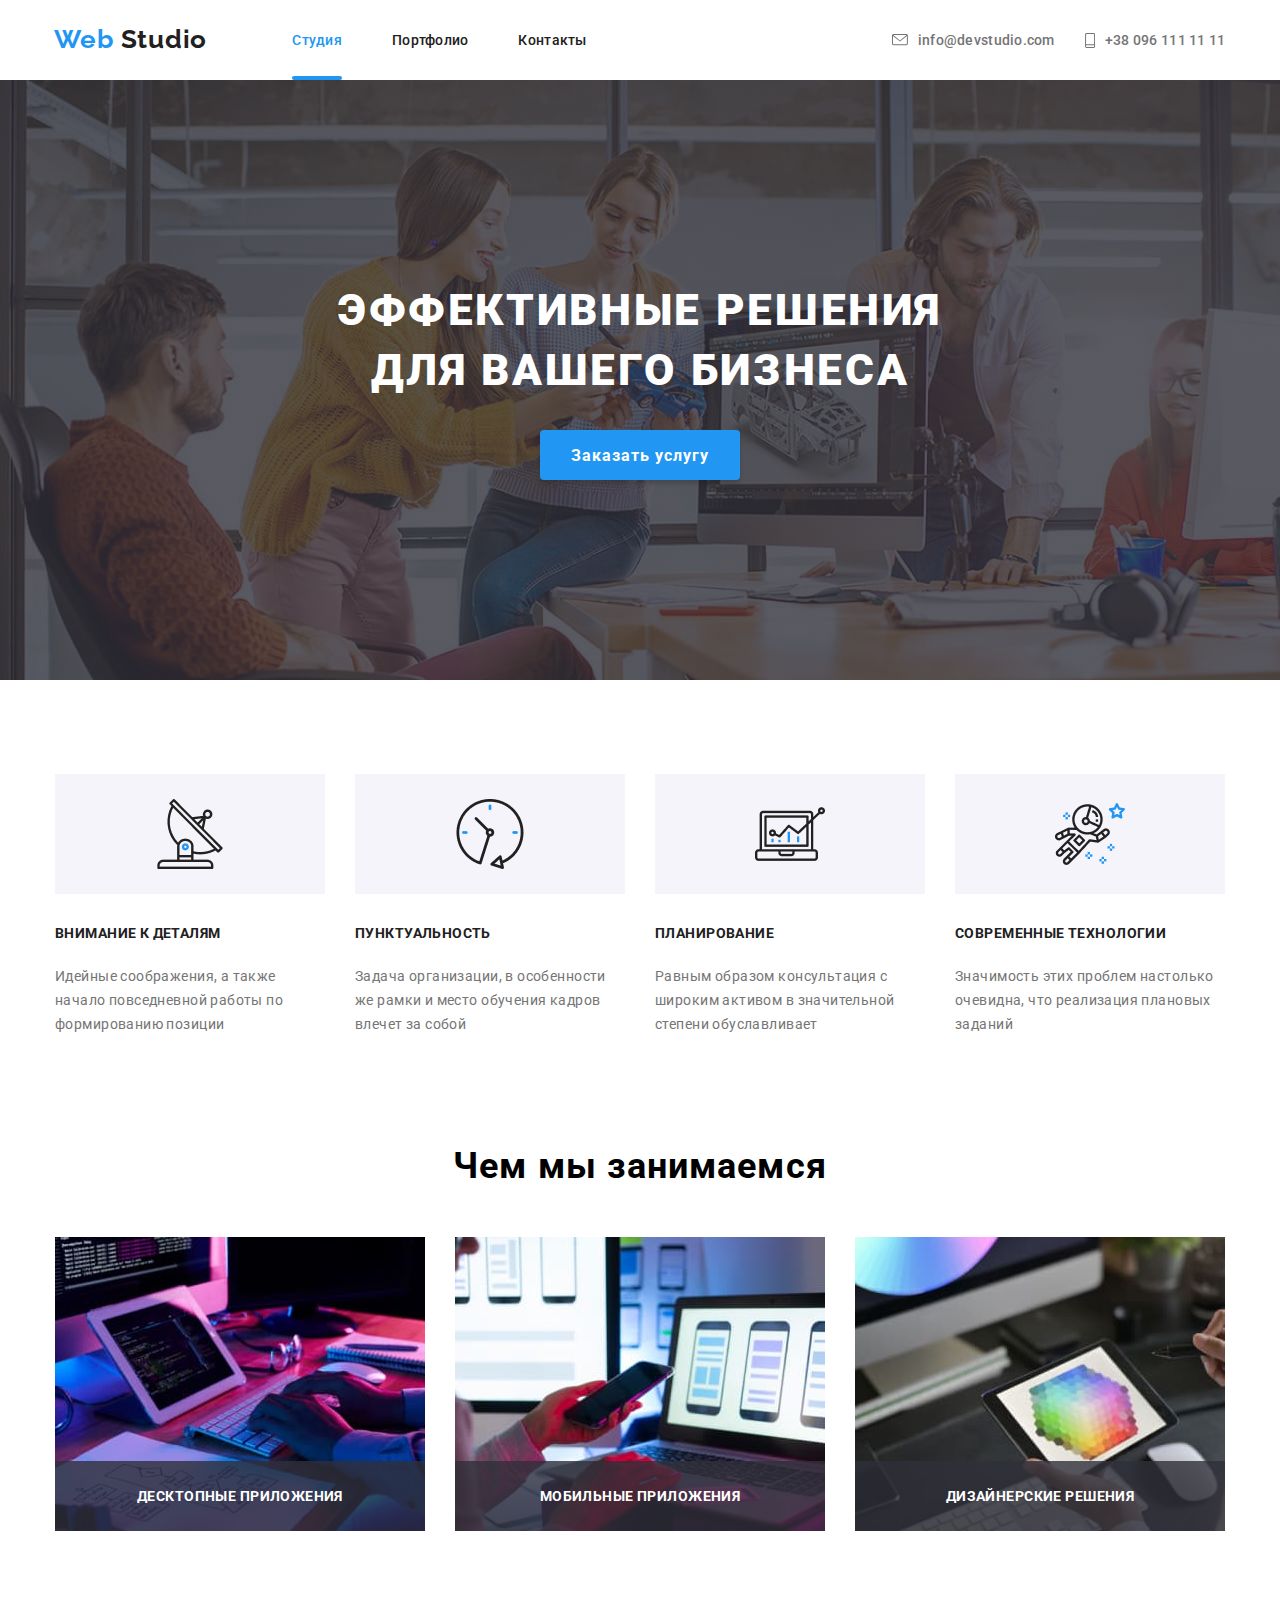
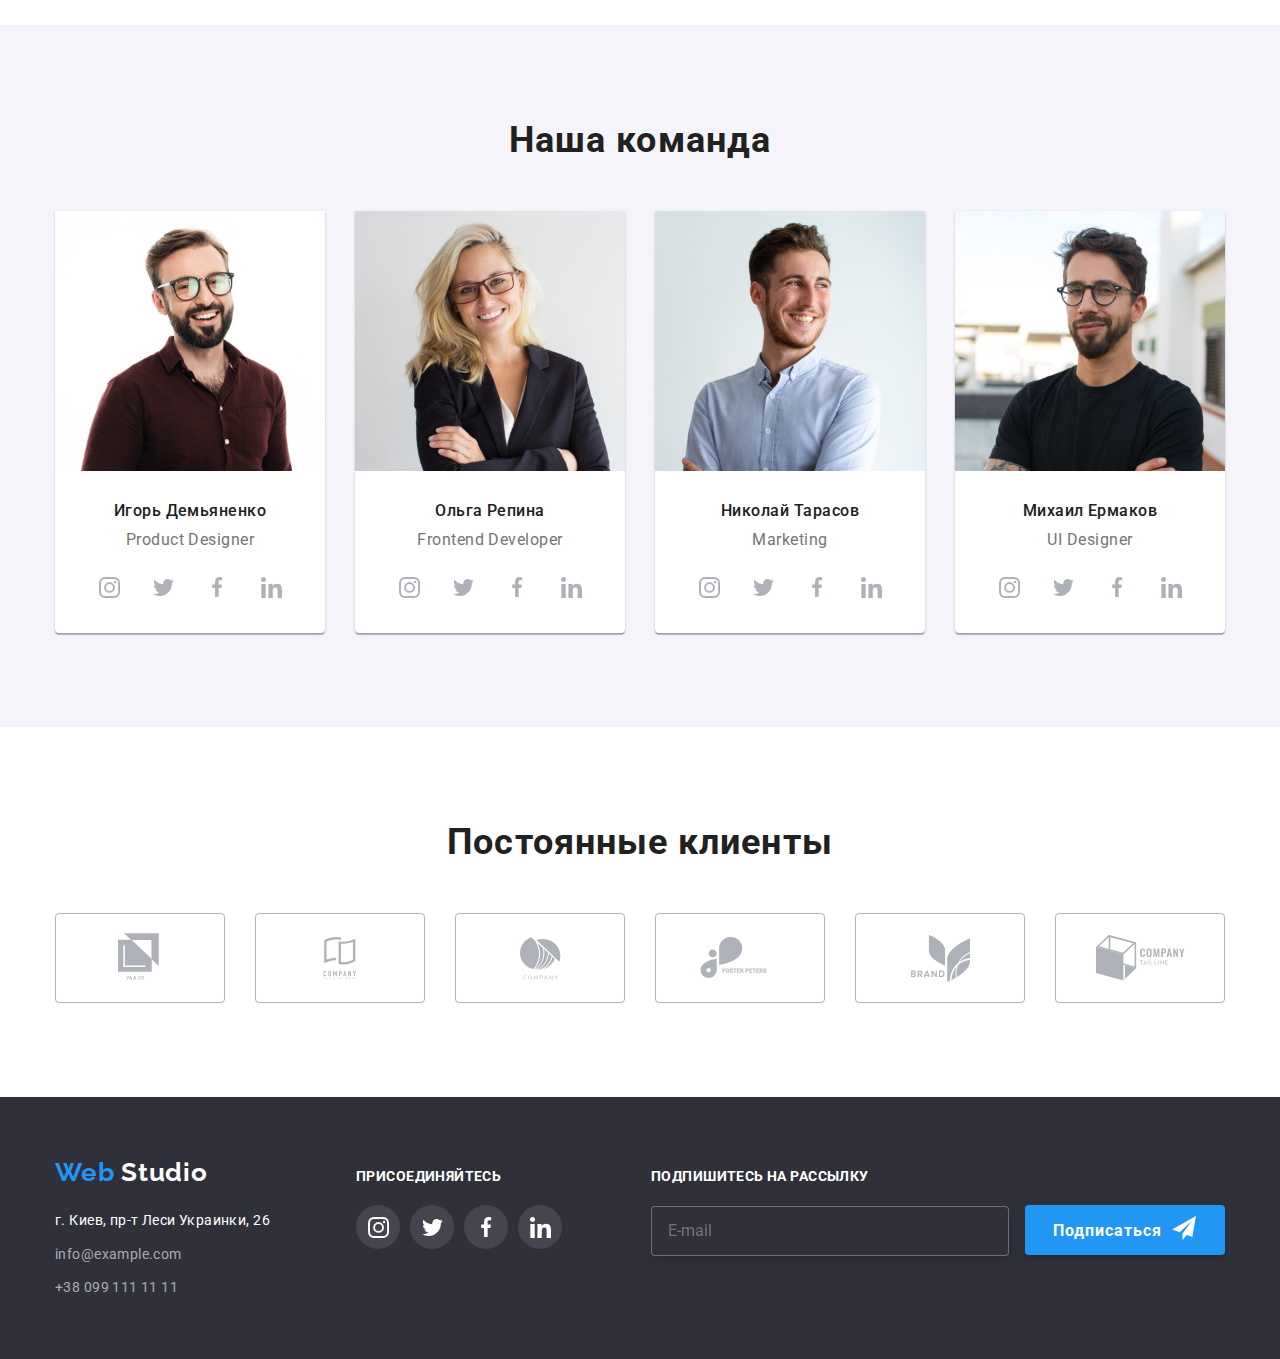
<file: index.html>
<!DOCTYPE html>
<html lang="en">
<head>
    <meta charset="UTF-8">
    <meta name="viewport" content="width=device-width, initial-scale=1.0">
    <title>Web Studio</title>
    <link href="https://fonts.googleapis.com/css2?family=Raleway&family=Roboto:wght@400;500;700;900&display=swap" rel="stylesheet">
    <link rel="stylesheet" href="./css/main.min.css">
</head>
<body class="page">
    <div class="container">
        <header class="header-container container">    
            <!--Navbar-->
            <div class="container">
                <nav class="nav-container">
                    <a class="logo header link" href="./">
                    <span class="site-logo main">
                        <span class="logo-part1">Web </span><span class="logo-part2">Studio</span>
                    </span> 
                    </a>
                    <!--main navigation-->
                    <ul class="site-nav list">
                        <li class="item">
                            <a class="link current" href="./index.html">Студия</a>
                        </li>
                        <li class="item">
                            <a class="link" href="./portfolio.html">Портфолио</a>
                        </li>
                        <li class="item">
                            <a class="link" href="#">Контакты</a>
                        </li>
                    </ul>
                    <!--contacts links-->
                    <ul class="site-contacts list">
                        <li class="item">
                            <svg class="button-icon mail" width="16" height="12">
                                <use href="./images/sprite.svg#icon-mail"></use>
                            </svg>
                            <a class="link" href="mailto:info@devstudio.com">info@devstudio.com</a>
                        </li>
                        <li class="item">
                            <svg class="button-icon tel" width="10" height="15">
                                <use href="./images/sprite.svg#icon-tel"></use>
                            </svg>
                            <a class="link" href="tel:+380961111111">+38 096 111 11 11</a>
                        </li>
                    </ul>
                </nav>
            </div>
        </header>
    </div>
    <main>
         <!--Hero!-->
         <div class="hero">
            <section class="hero-container">
                <div class="hero-section">
                    <H1 class="hero-title">Эффективные решения для вашего бизнеса</H1>
                    <button class="button hero" data-modal-open>Заказать услугу</button>
                </div>             
            </section>
         </div>
        <!--Advantages-->
        <div class="container">
            <section class="advantages-container container">
                <div class="advantages-section">
                    <h2 class="advantages-title" hidden>Наши преимущества</h2>
                    <ul class="advantages-list list">
                        <li class="advantages-item icon-antenna">
                            <h3 class="advantages-subtitle">Внимание к деталям</h3>
                            <p class="advantages-text">Идейные соображения, а также начало повседневной работы по формированию позиции</p>                
                        </li>
                        <li class="advantages-item icon-clock">
                            <h3 class="advantages-subtitle">Пунктуальность</h3>
                            <p class="advantages-text">Задача организации, в особенности же рамки и место обучения кадров влечет за собой</p>
                        </li>
                        <li class="advantages-item icon-diagram">
                            <h3 class="advantages-subtitle">Планирование</h3>
                            <p class="advantages-text">Равным образом консультация с широким активом в значительной степени обуславливает</p>
                        </li>
                        <li class="advantages-item icon-astro">
                            <h3 class="advantages-subtitle">Современные технологии</h3>
                            <p class="advantages-text">Значимость этих проблем настолько очевидна, что реализация плановых заданий</p>
                        </li>
                    </ul>
                </div>
            </section>
        </div>
        <!--What we are doing-->
        <div class="container">
            <section class="projects-container container">
                <div class="projects-section">
                    <h2 class="section-title">Чем мы занимаемся</h2>
                    <ul class="projects-list list">
                        <li class="project-item">
                            <div class="project-thumb">
                                <img class="project-image" src="./images/apps-on-desktop.jpg" alt="Desktop application running on laptop"
                                width="370"
                                height="294">
                                <div class="overlink">
                                    <a class="project-link link" href="#">Десктопные приложения</a>
                                </div>
                            </div>
                        </li>
                        <li class="project-item">
                            <div class="project-thumb">
                                <img class="project-image" src="./images/apps-on-mobile.jpg" alt="Desktop application running on laptop"
                                width="370"
                                height="294">
                                <div class="overlink">
                                    <a class="project-link link" href="#">Мобильные приложения</a>
                                </div>
                            </div>
                        </li>
                        <li class="project-item">
                            <div class="project-thumb">
                                <img class="project-image" src="./images/apps-design.jpg" alt="Desktop application running on laptop"
                                width="370"
                                height="294">
                                <div class="overlink">
                                    <a class="project-link link" href="#">Дизайнерские решения</a>
                                </div>
                            </div>
                        </li>
                    </ul>
                </div>
            </section>
        </div>
        <!--Our Team-->
        <div class="team">
            <section class="team-container">
                <div class="team-section">
                    <h2 class="section-title">Наша команда</h2>
                    <ul class="team-list list">
                        <li class="team-item">
                            <img class="team-member-photo" src="./images/team-idemyanenko.jpg" alt="Игорь Демьяненко"
                            width="270"
                            height="260">
                            <h3 class="team-member-title">Игорь Демьяненко</h3>
                            <p class="team-department">Product Designer</p>
                            <ul class="social-list join list">
                                <li class="social-list-item">
                                    <a class="social-link-person link" href="#" aria-label="Link to Instagram">
                                        <svg class="social-icon-person" width="21" height="21">
                                            <use href="./images/sprite.svg#icon-instagram"></use>
                                        </svg>
                                    </a>
                                </li>
                                <li class="social-list-item">
                                    <a class="social-link-person link" href="#" aria-label="Link to Twiiter">
                                        <svg class="social-icon-person" width="25" height="21">
                                            <use href="./images/sprite.svg#icon-twitter"></use>
                                        </svg>
                                    </a>
                                </li>
                                <li class="social-list-item">
                                    <a class="social-link-person link" href="#" aria-label="Link to Facebook">
                                        <svg class="social-icon-person" width="22" height="20">
                                            <use href="./images/sprite.svg#icon-facebook"></use>
                                        </svg>
                                    </a>
                                </li>
                                <li class="social-list-item">
                                    <a class="social-link-person link" href="#" aria-label="Link to Linkedin">
                                        <svg class="social-icon-person" width="21" height="21">
                                            <use href="./images/sprite.svg#icon-linkedin"></use>
                                        </svg>
                                    </a>                  
                                </li>
                            </ul>
                        <li class="team-item">
                            <img class="team-member-photo" src="./images/team-orepina.jpg" alt="Ольга Репина"
                            width="270"
                            height="260">
                            <h3 class="team-member-title">Ольга Репина</h3>
                            <p class="team-department">Frontend Developer</p>
                            <ul class="social-list list">
                                <li class="social-list-item">
                                    <a class="social-link-person link " href="#" aria-label="Link to Instagram">
                                        <svg class="social-icon-person" width="21" height="21">
                                            <use href="./images/sprite.svg#icon-instagram"></use>
                                        </svg>
                                    </a>
                                </li>
                                <li class="social-list-item">
                                    <a class="social-link-person link" href="#" aria-label="Link to Twiiter">
                                        <svg class="social-icon-person" width="25" height="21">
                                            <use href="./images/sprite.svg#icon-twitter"></use>
                                        </svg>
                                    </a>
                                </li>
                                <li class="social-list-item">
                                    <a class="social-link-person link" href="#" aria-label="Link to Facebook">
                                        <svg class="social-icon-person" width="22" height="20">
                                            <use href="./images/sprite.svg#icon-facebook"></use>
                                        </svg>
                                    </a>
                                </li>
                                <li class="social-list-item">
                                    <a class="social-link-person link" href="#" aria-label="Link to Linkedin">
                                        <svg class="social-icon-person" width="21" height="21">
                                            <use href="./images/sprite.svg#icon-linkedin"></use>
                                        </svg>
                                    </a>                  
                                </li>
                            </ul>
                        </li>
                        <li class="team-item">
                            <img class="team-member-photo" src="./images/team-ntarasov.jpg" alt="Николай Тарасов"
                            width="270"
                            height="260">
                            <h3 class="team-member-title">Николай Тарасов</h3>
                            <p class="team-department">Marketing</p>
                            <ul class="social-list join list">
                                <li class="social-list-item">
                                    <a class="social-link-person link" href="#" aria-label="Link to Instagram">
                                        <svg class="social-icon-person" width="21" height="21">
                                            <use href="./images/sprite.svg#icon-instagram"></use>
                                        </svg>
                                    </a>
                                </li>
                                <li class="social-list-item">
                                    <a class="social-link-person link" href="#" aria-label="Link to Twiiter">
                                        <svg class="social-icon-person" width="25" height="21">
                                            <use href="./images/sprite.svg#icon-twitter"></use>
                                        </svg>
                                    </a>
                                </li>
                                <li class="social-list-item">
                                    <a class="social-link-person link" href="#" aria-label="Link to Facebook">
                                        <svg class="social-icon-person" width="22" height="20">
                                            <use href="./images/sprite.svg#icon-facebook"></use>
                                        </svg>
                                    </a>
                                </li>
                                <li class="social-list-item">
                                    <a class="social-link-person link" href="#" aria-label="Link to Linkedin">
                                        <svg class="social-icon-person" width="21" height="21">
                                            <use href="./images/sprite.svg#icon-linkedin"></use>
                                        </svg>
                                    </a>                  
                                </li>
                            </ul>
                        </li>
                        <li class="team-item">
                            <img class="team-member-photo" src="./images/team-mermakov.jpg" alt="Михаил Ермаков"
                            width="270"
                            height="260">
                            <h3 class="team-member-title">Михаил Ермаков</h3>
                            <p class="team-department">UI Designer</p>
                            <ul class="social-list join list">
                                <li class="social-list-item">
                                    <a class="social-link-person link" href="#" aria-label="Link to Instagram">
                                        <svg class="social-icon-person" width="21" height="21">
                                            <use href="./images/sprite.svg#icon-instagram"></use>
                                        </svg>
                                    </a>
                                </li>
                                <li class="social-list-item">
                                    <a class="social-link-person link" href="#" aria-label="Link to Twiiter">
                                        <svg class="social-icon-person" width="25" height="21">
                                            <use href="./images/sprite.svg#icon-twitter"></use>
                                        </svg>
                                    </a>
                                </li>
                                <li class="social-list-item">
                                    <a class="social-link-person link" href="#" aria-label="Link to Facebook">
                                        <svg class="social-icon-person" width="22" height="20">
                                            <use href="./images/sprite.svg#icon-facebook"></use>
                                        </svg>
                                    </a>
                                </li>
                                <li class="social-list-item">
                                    <a class="social-link-person link" href="#" aria-label="Link to Linkedin">
                                        <svg class="social-icon-person" width="21" height="21">
                                            <use href="./images/sprite.svg#icon-linkedin"></use>
                                        </svg>
                                    </a>                  
                                </li>
                            </ul>
                        </li>
                    </ul>
                </div>
            </section>
        </div>
        <!--Сonstant clients-->
        <div class="container">
            <section class="clients-container container">
                <div class="clients">
                    <h2 class="section-title">Постоянные клиенты</h2>
                <ul class="company-list list">
                    <li class="company-item">
                        <a class="link link-logo" href="#" aria-label="Link to Company1">
                            <svg class="company-logo logo1" width="45" height="50">
                                <use href="./images/sprite.svg#icon-logo-1"></use>
                            </svg>
                        </a>
                    </li>
                    <li class="company-item">
                        <a class="link link-logo" href="#" aria-label="Link to Company1">
                            <svg class="company-logo logo2" width="40" height="42">
                                <use href="./images/sprite.svg#icon-logo-2"></use>
                            </svg>
                        </a>
                    </li>
                    <li class="company-item">
                        <a class="link link-logo" href="#" aria-label="Link to Company1">
                            <svg class="company-logo logo3" width="41" height="43">
                                <use href="./images/sprite.svg#icon-logo-3"></use>
                            </svg>
                        </a>
                    </li>
                    <li class="company-item">
                        <a class="link link-logo" href="#" aria-label="Link to Company1">
                            <svg class="company-logo logo4" width="80" height="42">
                                <use href="./images/sprite.svg#icon-logo-4"></use>
                            </svg>
                        </a>
                    </li>
                    <li class="company-item">
                        <a class="link link-logo" href="#" aria-label="Link to Company1">
                            <svg class="company-logo logo5" width="59" height="47">
                                <use href="./images/sprite.svg#icon-logo-5"></use>
                            </svg>
                        </a>
                    </li>
                    <li class="company-item">
                        <a class="link link-logo" href="#" aria-label="Link to Company1">
                            <svg class="company-logo logo6" width="89" height="46">
                                <use href="./images/sprite.svg#icon-logo-6"></use>
                            </svg>
                        </a>
                    </li>
                </ul>
                </div>
            </section>
        </div>
    </main>
    <!--Footer-->
    <div class="footer">
        <footer class="footer-container">
            <!--Address-->
            <div class="section-footer">
                <section class="section-address">
                    <a class="logo footer link" href="./">
                        <span class="site-logo secondary">
                            <span class="logo-part1">Web </span><span class="logo-part2">Studio</span>
                        </span> 
                    </a>
                    <address class="contacts">
                        <p class="address-text">г. Киев, пр-т Леси Украинки, 26</p>
                        <a class="link mail" href="mailto:info@example.com">info@example.com</a><br>
                        <a class="link call" href="tel:+380991111111">+38 099 111 11 11</a>
                    </address>
                </section>
                <!--Join!-->
                <section class="section-join">
                    <p class="join-text">Присоединяйтесь</p>
                    <ul class="social-list list">
                        <li class="social-list-item">
                            <a class="social-link-footer link" href="#" aria-label="Link to Instagram">
                                <svg class="social-icon" width="21" height="21">
                                    <use href="./images/sprite.svg#icon-instagram"></use>
                                </svg>
                            </a>
                        </li>
                        <li class="social-list-item">
                            <a class="social-link-footer link" href="#" aria-label="Link to Twiiter">
                                <svg class="social-icon" width="25" height="21">
                                    <use href="./images/sprite.svg#icon-twitter"></use>
                                </svg>
                            </a>
                        </li>
                        <li class="social-list-item">
                            <a class="social-link-footer link" href="#" aria-label="Link to Facebook">
                                <svg class="social-icon" width="22" height="20">
                                    <use href="./images/sprite.svg#icon-facebook"></use>
                                </svg>
                            </a>
                        </li>
                        <li class="social-list-item">
                            <a class="social-link-footer link" href="#" aria-label="Link to Linkedin">
                                <svg class="social-icon" width="21" height="21">
                                    <use href="./images/sprite.svg#icon-linkedin"></use>
                                </svg>
                            </a>                  
                        </li>
                    </ul>
                </section>
                 <!--Subscribe!-->
                <section class="section-subscribe">
                    <form action="#" method="POST">
                        <p class="join-text">Подпишитесь на рассылку</p>
                        <input class="input-mail" type="email" name="email" id="email" placeholder="E-mail" autocomplete="off">
                        <button class="button subscribe" type="submit">Подписаться</button>
                    </form>
                </section>
            </div>
        </footer>
    </div>
    <!--Modal block-->
   <div class="backdrop is-hidden" data-modal>
       <div class="modal">
           <div>
            <button class="btn-close" data-modal-close>
                <svg  width="30" height="30" viewBox="0 0 30 30" fill="none" xmlns="http://www.w3.org/2000/svg">
                    <circle cx="15" cy="15" r="15"/>
                    <circle cx="15" cy="15" r="14.5" stroke="black" stroke-opacity="0.1"/>
                    <path class="icon-close" d="M21 10.1079L19.8921 9L15.5 13.3921L11.1079 9L10 10.1079L14.3921 14.5L10 18.8921L11.1079 20L15.5 15.6079L19.8921 20L21 18.8921L16.6079 14.5L21 10.1079Z" fill="black"/>
                </svg>
           </div>
           <h2 class="form-title">Оставьте свои данные, мы вам перезвоним</h2>
            <form action="#" method="POST">
                <div class="input-field name">
                    <label class="label" for="name">Имя</label>
                    <input class="input" type="text" name="name" id="name" autocomplete="off" autofocus>
                    <span class="input-icon">
                        <svg width="12" height="12" viewBox="0 0 12 12" fill="none" xmlns="http://www.w3.org/2000/svg">
                            <path class="field-icon" d="M6 6C7.6575 6 9 4.6575 9 3C9 1.3425 7.6575 0 6 0C4.3425 0 3 1.3425 3 3C3 4.6575 4.3425 6 6 6ZM6 7.5C3.9975 7.5 0 8.505 0 10.5V11.25C0 11.6625 0.3375 12 0.75 12H11.25C11.6625 12 12 11.6625 12 11.25V10.5C12 8.505 8.0025 7.5 6 7.5Z" fill="#212121"/>
                        </svg>
                    </span> 
                </div>
                <div class="input-field">
                    <label class="label" for="tel">Телефон</label>
                    <input class="input" type="tel" name="tel" id="tel" autocomplete="off">
                    <span class="input-icon">
                        <svg  width="14" height="14" viewBox="0 0 14 14" fill="none" xmlns="http://www.w3.org/2000/svg">
                            <path class="field-icon" d="M11.996 9.12256L10.1579 8.91269C9.71641 8.86203 9.2822 9.01401 8.97102 9.32519L7.63945 10.6568C5.59144 9.61466 3.91251 7.94296 2.87041 5.8877L4.20922 4.54888C4.5204 4.2377 4.67237 3.80349 4.62171 3.36205L4.41185 1.53836C4.325 0.807445 3.70988 0.257446 2.97173 0.257446H1.71976C0.902004 0.257446 0.221746 0.937708 0.272403 1.75547C0.655953 7.93572 5.59868 12.8712 11.7717 13.2548C12.5894 13.3054 13.2697 12.6252 13.2697 11.8074V10.5555C13.2769 9.82453 12.7269 9.2094 11.996 9.12256Z" fill="#212121"/>
                        </svg> 
                    </span>
                </div>
                <div class="input-field">
                    <label class="label" for="email">Почта</label>
                    <input class="input" type="email" name="email" id="email" autocomplete="off">
                    <span class="input-icon">
                        <svg width="16" height="12" viewBox="0 0 16 12" fill="none" xmlns="http://www.w3.org/2000/svg">
                            <path class="field-icon" d="M14 0H2C1.175 0 0.5075 0.675 0.5075 1.5L0.5 10.5C0.5 11.325 1.175 12 2 12H14C14.825 12 15.5 11.325 15.5 10.5V1.5C15.5 0.675 14.825 0 14 0ZM13.7 3.1875L8.3975 6.5025C8.1575 6.6525 7.8425 6.6525 7.6025 6.5025L2.3 3.1875C2.1125 3.0675 2 2.865 2 2.6475C2 2.145 2.5475 1.845 2.975 2.1075L8 5.25L13.025 2.1075C13.4525 1.845 14 2.145 14 2.6475C14 2.865 13.8875 3.0675 13.7 3.1875Z" fill="#212121"/>
                        </svg>
                    </span>
                </div>
                <div class="input-field">
                    <label class="label" for="comments">Комментарий</label>
                    <textarea class="input textarea" 
                        name="comments"
                        id="comments" 
                        cols="30" 
                        rows="5"
                        placeholder="Введите текст"></textarea>
                <div class="input-checkbox"> 
                    <label class="label">Соглашаюсь с рассылкой и принимаю 
                        <input class="checkbox" class="input" type="checkbox" name="checkbox" id="checkbox">
                        <span class="check-icon">
                            <svg class="cheked-icon" width="13" height="10" viewBox="0 0 13 10" fill="none" xmlns="http://www.w3.org/2000/svg">
                                <path d="M1.95703 4.75166L1.88825 4.68604L1.81923 4.75141L0.93123 5.59258L0.854858 5.66492L0.930974 5.73753L4.42671 9.07236L4.49574 9.1382L4.56476 9.07236L12.069 1.91352L12.1449 1.84116L12.069 1.76881L11.1873 0.927644L11.1183 0.861826L11.0493 0.927611L4.49577 7.17353L1.95703 4.75166Z" fill="white" stroke="white" stroke-width="0.2"/>
                            </svg> 
                        </span>
                        <span>
                        <a class="agreement-link" href="#">Условия договора</a>
                        </span>
                    </label>               
                </div>
                <button class="button form" type="submit">Отправить</button>
            </form>
       </div>
   </div>
   <!--Scrip from Repeta, to send submitted form via button type="submit" to nowhere:)-->
   <script>
       (() => {
        document
        .querySelector('.js-speaker-form')
        .addEventListener('submit', e => {
            e.preventDefault();

            new FormData(e.currentTarget).forEach((value, name) =>
            console.log(`${name}: ${value}`),
            );
        });
        })();
   </script>
   <!--Script for opening modal window via button placed at "Hero"-->
   <script src="./js/modal.js"></script>
</body>
</html>
</file>
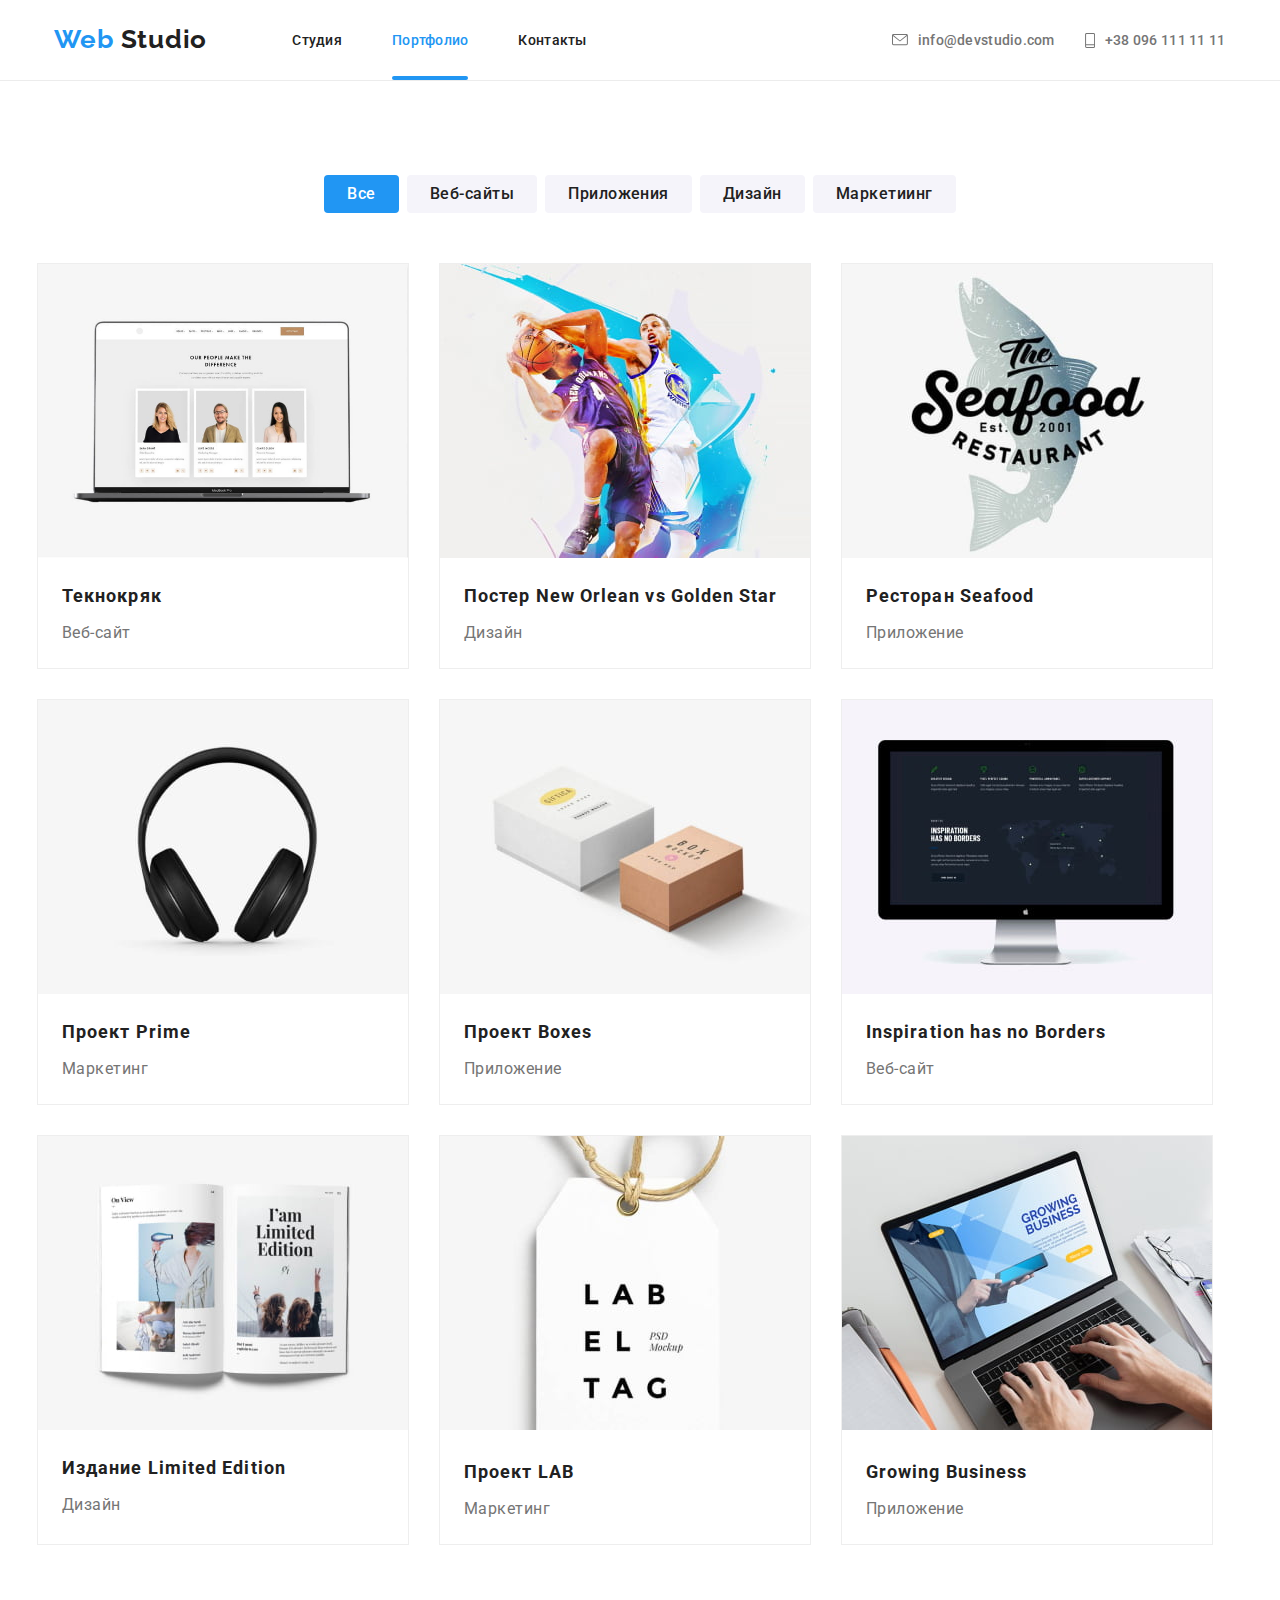
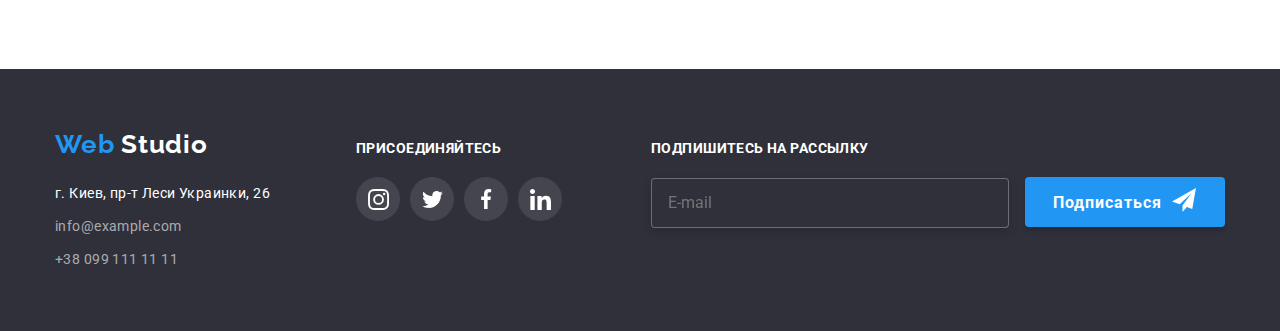
<file: portfolio.html>
<!DOCTYPE html>
<html lang="en">
<head>
    <meta charset="UTF-8">
    <meta name="viewport" content="width=device-width, initial-scale=1.0">
    <title>Web Studio</title>
    <link href="https://fonts.googleapis.com/css2?family=Raleway&family=Roboto:wght@400;500;700;900&display=swap" rel="stylesheet">
    <link rel="stylesheet" href="./css/main.min.css">
</head>
<body class="page">
    <div class="container underline">
        <header class="header-container container">    
            <!--Navbar-->
            <div class="container">
                <nav class="nav-container">
                    <a class="logo header link" href="./">
                    <span class="site-logo main">
                        <span class="logo-part1">Web </span><span class="logo-part2">Studio</span>
                    </span> 
                    </a>
                    <!--main navigation-->
                    <ul class="site-nav list">
                        <li class="item">
                            <a class="link" href="./index.html">Студия</a>
                        </li>
                        <li class="item">
                            <a class="link current" href="./portfolio.html">Портфолио</a>
                        </li>
                        <li class="item">
                            <a class="link" href="#">Контакты</a>
                        </li>
                    </ul>
                    <!--contacts links-->
                    <ul class="site-contacts list">
                        <li class="item">
                            <svg class="button-icon mail" width="16" height="12">
                                <use href="./images/sprite.svg#icon-mail"></use>
                            </svg>
                            <a class="link" href="mailto:info@devstudio.com">info@devstudio.com</a>
                        </li>
                        <li class="item">
                            <svg class="button-icon tel" width="10" height="15">
                                <use href="./images/sprite.svg#icon-tel"></use>
                            </svg>
                            <a class="link" href="tel:+380961111111">+38 096 111 11 11</a>
                        </li>
                    </ul>
                </nav>
            </div>
        </header>
    </div>
    <main>
        <!--Portfolio navigation-->
        <div class="container">
            <section class="portfolio-nav container">
                <div class="portfolio-sort">
                    <ul class="portfolio-nav-list list">
                        <li class="portfolio-nav-item">
                            <button class="nav-button current" type="button">Все</button>
                        </li>
                        <li class="portfolio-nav-item">
                            <button class="nav-button" type="button">Веб-сайты</button>
                        </li>
                        <li class="portfolio-nav-item">
                            <button class="nav-button" type="button">Приложения</button>
                        </li>
                        <li class="portfolio-nav-item">
                            <button class="nav-button" type="button">Дизайн</button>
                        </li>
                        <li class="portfolio-nav-item">
                            <button class="nav-button" type="button">Маркетиинг</button>
                        </li>
                    </ul>
                </div>
            </section>
        </div>
        <!--Portfolio List All-->
        <div class="container">
            <section class="portfolio container">
                <div class="portfolio-container">
                    <h1 hidden>Портфолио</h1>
                    <ul class="portfolio-list list">
                        <li class="portfolio-item">
                            <a class="portfolio-link link" href="#">
                                <div class="image-thumb">
                                    <img class="portfolio-image" src="./images/website-sample.jpg" alt="Фото Текнокряк Веб-сайт"
                                    width="370"
                                    height="294">
                                    <div class="overlay">
                                        <p class="portfolio-text">
                                            Технокряк это современная площадка распространения коронавируса. Компании используют эту платформу для цифрового шпионажа и атак на защищённые сервера конкурентов
                                        </p>
                                    </div>
                                </div>
                                <h2 class="portfolio-title">Текнокряк</h2>
                                <p class="portfolio-type">Веб-сайт</p>
                            </a>   
                        </li>
                        <li class="portfolio-item">
                            <a class="portfolio-link link" href="#">
                                <div class="image-thumb">
                                    <img class="portfolio-image" src="./images/portfolio-poster-neworlean.jpg" alt="Фото постера New Orlean vs Golden Star"
                                    width="370"
                                    height="294">
                                    <div class="overlay">
                                        <p class="portfolio-text">
                                            Технокряк это современная площадка распространения коронавируса. Компании используют эту платформу для цифрового шпионажа и атак на защищённые сервера конкурентов
                                        </p>
                                    </div>
                                </div>
                                <h2 class="portfolio-title">Постер New Orlean vs Golden Star</h2>
                                <p class="portfolio-type">Дизайн</p>
                            </a>
                        </li>
                        <li class="portfolio-item">
                            <a class="portfolio-link link" href="#">
                                <div class="image-thumb">
                                    <img class="portfolio-image" src="./images/portfolio-app-seafood.jpg" alt="Фото приложения ресторана Seafood"
                                    width="370"
                                    height="294">
                                    <div class="overlay">
                                        <p class="portfolio-text">
                                            Технокряк это современная площадка распространения коронавируса. Компании используют эту платформу для цифрового шпионажа и атак на защищённые сервера конкурентов
                                        </p>
                                    </div>
                                </div>                                
                                <h2 class="portfolio-title">Ресторан Seafood</h2>
                                <p class="portfolio-type">Приложение</p>
                            </a> 
                        </li>
                        <li class="portfolio-item">
                            <a class="portfolio-link link" href="#">
                                <div class="image-thumb">
                                    <img class="portfolio-image"src="./images/portfolio-prime.jpg" alt="Фото проекта Prime"
                                    width="370"
                                    height="294">
                                    <div class="overlay">
                                        <p class="portfolio-text">
                                            Технокряк это современная площадка распространения коронавируса. Компании используют эту платформу для цифрового шпионажа и атак на защищённые сервера конкурентов
                                        </p>
                                    </div>
                                </div>                              
                                <h2 class="portfolio-title">Проект Prime</h2>
                                <p class="portfolio-type">Маркетинг</p>
                            </a> 
                        </li>
                        <li class="portfolio-item">
                            <a class="portfolio-link link" href="">
                                <div class="image-thumb">
                                    <img class="portfolio-image" src="./images/portfolio-boxes.jpg" alt="Фото проекта Boxes"
                                    width="370"
                                    height="294">
                                    <div class="overlay">
                                        <p class="portfolio-text">
                                            Технокряк это современная площадка распространения коронавируса. Компании используют эту платформу для цифрового шпионажа и атак на защищённые сервера конкурентов
                                        </p>
                                    </div>
                                </div>                             
                                <h2 class="portfolio-title">Проект Boxes</h2>
                                <p class="portfolio-type">Приложение</p>
                            </a>
                        </li>
                        <li class="portfolio-item">
                            <a class="portfolio-link link" href="#">
                                <div class="image-thumb">
                                    <img class="portfolio-image" src="./images/portfolio-inspiration.jpg" alt="Фото веб-сайта Inspiration has no Borders"
                                    width="370"
                                    height="294">
                                    <div class="overlay">
                                        <p class="portfolio-text">
                                            Технокряк это современная площадка распространения коронавируса. Компании используют эту платформу для цифрового шпионажа и атак на защищённые сервера конкурентов
                                        </p>
                                    </div>
                                </div>
                                <h2 class="portfolio-title">Inspiration has no Borders</h2>
                                <p class="portfolio-type">Веб-сайт</p>
                            </a> 
                        </li>
                        <li class="portfolio-item">
                            <a class="portfolio-link link" href="#">
                                <div class="image-thumb">
                                    <img class="portfolio-image" src="./images/portfolio-limited-edition.jpg" alt="Фото издания Limited Edition"
                                    width="370"
                                    height="294">
                                    <div class="overlay">
                                        <p class="portfolio-text">
                                            Технокряк это современная площадка распространения коронавируса. Компании используют эту платформу для цифрового шпионажа и атак на защищённые сервера конкурентов
                                        </p>
                                    </div>
                                </div>
                                <h2 class="portfolio-title">Издание Limited Edition</h2>
                                <p class="portfolio-type">Дизайн</p>
                            </a>
                        </li>
                        <li class="portfolio-item">
                            <a class="portfolio-link link" class="portfolio-link link" href="#">
                                <div class="image-thumb">
                                    <img src="./images/portfolio-lab.jpg" alt="Фото проекта LAB"
                                    width="370"
                                    height="294">
                                    <div class="overlay">
                                        <p class="portfolio-text">
                                            Технокряк это современная площадка распространения коронавируса. Компании используют эту платформу для цифрового шпионажа и атак на защищённые сервера конкурентов
                                        </p>
                                    </div>
                                </div>
                                <h2 class="portfolio-title">Проект LAB</h2>
                                <p class="portfolio-type">Маркетинг</p>
                            </a>
                        </li>
                        <li class="portfolio-item">
                            <a class="portfolio-link link" class="portfolio-link link" href="#">
                                <div class="image-thumb">
                                    <img src="./images/portfolio-growing-business.jpg" alt="Фото приложения Growing Business"
                                    width="370"
                                    height="294">
                                    <div class="overlay">
                                        <p class="portfolio-text">
                                            Технокряк это современная площадка распространения коронавируса. Компании используют эту платформу для цифрового шпионажа и атак на защищённые сервера конкурентов
                                        </p>
                                    </div>
                                </div>
                                <h2 class="portfolio-title">Growing Business</h2>
                                <p class="portfolio-type">Приложение</p>
                            </a>
                        </li>
                    </ul>
            </section>
            </div>
        </div>
    </main>
    <!--Footer-->
    <div class="footer">
        <footer class="footer-container">
            <!--Address-->
            <div class="section-footer">
                <section class="section-address">
                    <a class="logo footer link" href="./">
                        <span class="site-logo secondary">
                            <span class="logo-part1">Web </span><span class="logo-part2">Studio</span>
                        </span> 
                    </a>
                    <address class="contacts">
                        <p class="address-text">г. Киев, пр-т Леси Украинки, 26</p>
                        <a class="link mail" href="mailto:info@example.com">info@example.com</a><br>
                        <a class="link call" href="tel:+380991111111">+38 099 111 11 11</a>
                    </address>
                </section>
                <!--Join!-->
                <section class="section-join">
                    <p class="join-text">Присоединяйтесь</p>
                    <ul class="social-list list">
                        <li class="social-list-item">
                            <a class="social-link-footer link" href="#" aria-label="Link to Instagram">
                                <svg class="social-icon" width="21" height="21">
                                    <use href="./images/sprite.svg#icon-instagram"></use>
                                </svg>
                            </a>
                        </li>
                        <li class="social-list-item">
                            <a class="social-link-footer link" href="#" aria-label="Link to Twiiter">
                                <svg class="social-icon" width="25" height="21">
                                    <use href="./images/sprite.svg#icon-twitter"></use>
                                </svg>
                            </a>
                        </li>
                        <li class="social-list-item">
                            <a class="social-link-footer link" href="#" aria-label="Link to Facebook">
                                <svg class="social-icon" width="22" height="20">
                                    <use href="./images/sprite.svg#icon-facebook"></use>
                                </svg>
                            </a>
                        </li>
                        <li class="social-list-item">
                            <a class="social-link-footer link" href="#" aria-label="Link to Linkedin">
                                <svg class="social-icon" width="21" height="21">
                                    <use href="./images/sprite.svg#icon-linkedin"></use>
                                </svg>
                            </a>                  
                        </li>
                    </ul>
                </section>
                <!--Subscribe!-->
                <section class="section-subscribe">
                    <form action="#" method="POST">
                        <p class="join-text">Подпишитесь на рассылку</p>
                        <input class="input-mail" type="email" name="email" id="email" placeholder="E-mail" autocomplete="off">
                        <button class="button subscribe" type="submit">Подписаться</button>
                    </form>
                </section>
            </div>
        </footer>
    </div>
</body>
</html>
</file>
<file: css/main.min.css>
/*! modern-normalize v1.0.0 | MIT License | https://github.com/sindresorhus/modern-normalize */*,::after,::before{-webkit-box-sizing:border-box;box-sizing:border-box}:root{-moz-tab-size:4;-o-tab-size:4;tab-size:4}html{line-height:1.15;-webkit-text-size-adjust:100%}body{margin:0}body{font-family:system-ui,-apple-system,'Segoe UI',Roboto,Helvetica,Arial,sans-serif,'Apple Color Emoji','Segoe UI Emoji'}hr{height:0;color:inherit}abbr[title]{-webkit-text-decoration:underline dotted;text-decoration:underline dotted}b,strong{font-weight:bolder}code,kbd,pre,samp{font-family:ui-monospace,SFMono-Regular,Consolas,'Liberation Mono',Menlo,monospace;font-size:1em}small{font-size:80%}sub,sup{font-size:75%;line-height:0;position:relative;vertical-align:baseline}sub{bottom:-.25em}sup{top:-.5em}table{text-indent:0;border-color:inherit}button,input,optgroup,select,textarea{font-family:inherit;font-size:100%;line-height:1.15;margin:0}button,select{text-transform:none}[type=button],[type=reset],[type=submit],button{-webkit-appearance:button}::-moz-focus-inner{border-style:none;padding:0}:-moz-focusring{outline:1px dotted ButtonText}:-moz-ui-invalid{box-shadow:none}legend{padding:0}progress{vertical-align:baseline}::-webkit-inner-spin-button,::-webkit-outer-spin-button{height:auto}[type=search]{-webkit-appearance:textfield;outline-offset:-2px}::-webkit-search-decoration{-webkit-appearance:none}::-webkit-file-upload-button{-webkit-appearance:button;font:inherit}summary{display:list-item}.page{background-color:#fff;font-family:'Roboto', sans-serif}h1,h2,h3,h4,h5,h6{margin-top:0;margin-bottom:0}.list{list-style:none;padding:0;margin:0}.link{text-decoration:none;-webkit-transition:color 250ms cubic-bezier(0.4, 0, 0.2, 1);transition:color 250ms cubic-bezier(0.4, 0, 0.2, 1)}.container{background-color:#fff}.container .header-container{max-width:1600px;padding-left:15px;padding-right:15px;margin-left:auto;margin-right:auto}.container.underline{border-bottom:1px solid #ECECEC}.nav-container{display:-webkit-box;display:-ms-flexbox;display:flex;-webkit-box-align:center;-ms-flex-align:center;align-items:center;-webkit-box-pack:center;-ms-flex-pack:center;justify-content:center}.nav-container .site-nav{display:-webkit-box;display:-ms-flexbox;display:flex;margin-left:85px}.site-nav .item+.item{margin-left:50px}.site-nav .link{position:relative;display:block;padding-top:32px;padding-bottom:32px;height:80px;color:#212121;font-weight:500;font-size:14px;line-height:1.15;letter-spacing:0.02em}.site-nav .link.current{color:#2196F3}.site-nav .link.current::after{position:absolute;bottom:0;left:0;width:100%;height:4px;content:"";background-color:#2196F3;border-radius:2px}.site-contacts{display:-webkit-inline-box;display:-ms-inline-flexbox;display:inline-flex;-webkit-box-align:center;-ms-flex-align:center;align-items:center;margin-left:305px}.site-contacts .item{display:-webkit-inline-box;display:-ms-inline-flexbox;display:inline-flex;-webkit-box-pack:center;-ms-flex-pack:center;justify-content:center;-webkit-box-align:center;-ms-flex-align:center;align-items:center}.site-contacts .item+.item{padding-left:30px}.site-contacts .link{color:#757575;font-weight:500;font-size:14px;line-height:1.5;letter-spacing:0.02em}.site-contacts .link+.link{padding-left:10px}.site-contacts .button-icon{fill:#757575;margin-right:10px;-webkit-transition:color 250ms cubic-bezier(0.4, 0, 0.2, 1);transition:color 250ms cubic-bezier(0.4, 0, 0.2, 1)}.site-contacts .item:hover .button-icon{fill:#2196F3}.site-contacts .item:hover .link,.site-contacts .item:focus .link{color:#2196F3}.site-nav .link:hover,.site-nav .link:focus,.site-contacts .link:hover,.site-contacts .link:focus{color:#2196F3}.site-logo{font-family:'Raleway', sans-serif;font-size:26px;font-weight:bold;line-height:1.2;letter-spacing:0.03em}.site-logo.main .logo-part1{color:#2196F3}.site-logo.main .logo-part2{color:#212121}.site-logo.secondary .logo-part1{color:#2196F3}.site-logo.secondary .logo-part2{color:#fff}.logo.footer.link{display:block;margin-bottom:20px}.button{display:inline-block;width:200px;height:50px;padding:10px 30px;border:1px solid transparent;-webkit-box-shadow:0px 4px 4px rgba(0,0,0,0.15);box-shadow:0px 4px 4px rgba(0,0,0,0.15);color:#fff;background-color:#2196F3;font-weight:700;font-size:16px;line-height:1.875;letter-spacing:0.06em;border-radius:4px}.footer{background-color:#2F303A}.footer .footer-container{max-width:1600px;padding-right:15px;padding-left:15px;margin-left:auto;margin-right:auto}.footer-container .section-footer{display:-webkit-box;display:-ms-flexbox;display:flex;max-width:1170px;margin-left:auto;margin-right:auto}.section-address{display:inline-block;width:231px;padding-top:60px;padding-bottom:60px}.section-address .link{display:block;font-size:14px;line-height:1.72;letter-spacing:0.03em;color:rgba(255,255,255,0.6)}.contacts .link{display:inline-block;font-style:normal}.contacts .mail{margin-bottom:9px}.address-text{margin-top:0;margin-bottom:9px;color:#fff;font-style:normal;font-size:14px;line-height:1.72;letter-spacing:0.03em}.section-join{display:inline-block;width:206px;padding-top:72px;padding-bottom:100px;margin-left:70px}.join-text{margin-top:0;margin-bottom:20px;padding:0;color:#fff;font-weight:bold;font-size:14px;line-height:1.14;letter-spacing:0.03em;text-transform:uppercase}.social-list{display:-webkit-box;display:-ms-flexbox;display:flex;-webkit-box-pack:center;-ms-flex-pack:center;justify-content:center}.social-link-footer{display:-webkit-box;display:-ms-flexbox;display:flex;-webkit-box-pack:center;-ms-flex-pack:center;justify-content:center;-webkit-box-align:center;-ms-flex-align:center;align-items:center;width:44px;height:44px;border:1px transparent;border-radius:22px;font-weight:500}.social-icon{fill:#fff}.social-link-footer{background-color:rgba(255,255,255,0.1)}.social-link-footer:hover{background-color:#2196F3}.section-subscribe{display:inline-block;max-width:575px;height:86px;padding-top:72px;padding-bottom:94px;margin-left:auto}.input-mail{width:358px;height:50px;padding:15px 16px;border:1px solid rgba(255,255,255,0.3);border-radius:4px;-webkit-filter:drop-shadow(0px 4px 4px rgba(0,0,0,0.15));filter:drop-shadow(0px 4px 4px rgba(0,0,0,0.15));color:#fff;background-color:#2F303A}.button.subscribe{display:-webkit-inline-box;display:-ms-inline-flexbox;display:inline-flex;margin-left:12px;padding:10px 27px}.button.subscribe::after{display:inline-block;content:"";width:24px;height:24px;margin-left:10px;background:url(../images/icon-send.svg);background-position:center;background-size:cover;background-repeat:no-repeat}.hero{background:rgba(47,48,58,0.8)}.hero-container{max-width:1600px;height:600px;margin-left:auto;margin-right:auto;background-image:-webkit-gradient(linear, left top, right top, from(rgba(47,48,58,0.8)), to(rgba(47,48,58,0.8))),url(../images/hero-opt.jpg);background-image:linear-gradient(to right, rgba(47,48,58,0.8), rgba(47,48,58,0.8)),url(../images/hero-opt.jpg)}.hero-container .hero-section{padding-top:200px;padding-bottom:200px;padding-right:15px;padding-left:15px;text-align:center}.hero-container .hero-title{width:696px;margin-left:auto;margin-right:auto;margin-bottom:30px;color:#fff;font-weight:900;font-size:44px;line-height:1.364;letter-spacing:0.06em;text-transform:uppercase}.hero-container .button{display:inline-block;width:200px;height:50px;padding:10px 30px;border:1px solid transparent;-webkit-box-shadow:0px 4px 4px rgba(0,0,0,0.15);box-shadow:0px 4px 4px rgba(0,0,0,0.15);color:#fff;background-color:#2196F3;font-weight:700;font-size:16px;line-height:1.875;letter-spacing:0.06em;border-radius:4px}.advantages-container{max-width:1600px;margin-left:auto;margin-right:auto}.advantages-container .advantages-section{padding-top:94px;padding-left:15px;padding-right:15px;margin-left:auto;margin-right:auto}.advantages-section .advantages-list{display:-webkit-box;display:-ms-flexbox;display:flex;-webkit-box-pack:center;-ms-flex-pack:center;justify-content:center}.advantages-list .advantages-item{width:270px;-webkit-box-align:center;-ms-flex-align:center;align-items:center}.advantages-list .advantages-item+.advantages-item{margin-left:30px}.advantages-item::before{display:block;height:120px;margin-bottom:30px;content:'';background-color:#F5F4FA;background-repeat:no-repeat;background-position:center}.advantages-item .advantages-subtitle{display:inline-block;width:270px;margin-bottom:10px;color:#212121;font-weight:bold;font-size:14px;line-height:1.142;letter-spacing:0.03em;text-transform:uppercase}.advantages-item .advantages-text{width:270px;color:#757575;font-size:14px;line-height:1.714;letter-spacing:0.03em}.advantages-item.icon-antenna::before{background-image:url(../images/advan-antenna1.png)}.advantages-item.icon-clock::before{background-image:url(../images/advan-clock1.png)}.advantages-item.icon-diagram::before{background-image:url(../images/advan-diagram1.png)}.advantages-item.icon-astro::before{background-image:url(../images/advan-astronaut1.png)}.projects-container{max-width:1600px;margin-left:auto;margin-right:auto}.projects-container .projects-section{padding-top:94px;padding-bottom:94px;padding-left:15px;padding-right:15px;margin-left:auto;margin-right:auto}.projects-section .section-title{margin-top:0;margin-bottom:50px;color:var(--text-color-main);font-weight:bold;font-size:36px;line-height:1.17;text-align:center;letter-spacing:0.03em}.projects-list{display:-webkit-box;display:-ms-flexbox;display:flex;-webkit-box-pack:center;-ms-flex-pack:center;justify-content:center}.projects-list .project-item{display:inline-block;width:370px;height:294px}.projects-list .project-item+.project-item{margin-left:30px}.project-item .project-thumb{position:relative}.project-thumb .project-image{display:block}.project-thumb .overlink{position:absolute;bottom:0}.overlink .project-link{display:inline-block;min-width:370px;height:70px;padding:27px 82px;color:#fff;background-color:rgba(47,48,58,0.8);font-weight:bold;font-size:14px;line-height:1.143;letter-spacing:0.03em;text-transform:uppercase;text-align:center}.team{background-color:#F5F4FA}.team .team-container{max-width:1600px;margin-left:auto;margin-right:auto}.team-container .team-section{padding-top:94px;padding-bottom:94px;padding-left:15px;padding-right:15px}.team-section .section-title{margin-top:0;margin-bottom:50px;color:#212121;font-weight:bold;font-size:36px;line-height:1.17;text-align:center;letter-spacing:0.03em}.team-section .team-list{display:-webkit-box;display:-ms-flexbox;display:flex;-webkit-box-pack:center;-ms-flex-pack:center;justify-content:center}.team-list .team-item{padding-bottom:24px;text-align:center;background-color:#fff;border-radius:0px 0px 4px 4px;-webkit-box-shadow:0px 1px 3px rgba(0,0,0,0.12),0px 1px 1px rgba(0,0,0,0.14),0px 2px 1px rgba(0,0,0,0.2);box-shadow:0px 1px 3px rgba(0,0,0,0.12),0px 1px 1px rgba(0,0,0,0.14),0px 2px 1px rgba(0,0,0,0.2)}.team-list .team-item+.team-item{margin-left:30px}.team-item .team-member-photo{display:block;margin-bottom:30px}.team-item .team-member-title{margin-bottom:10px;color:#212121;font-weight:500;font-size:16px;line-height:1.188;letter-spacing:0.03em}.team-item .team-department{margin-top:0;margin-bottom:16px;color:#757575;font-weight:normal;font-size:16px;line-height:1.188;letter-spacing:0.03em}.team-item .social-list{display:-webkit-box;display:-ms-flexbox;display:flex;-webkit-box-pack:center;-ms-flex-pack:center;justify-content:center}.social-list .social-link-person{display:-webkit-box;display:-ms-flexbox;display:flex;-webkit-box-pack:center;-ms-flex-pack:center;justify-content:center;-webkit-box-align:center;-ms-flex-align:center;align-items:center;width:44px;height:44px;border:1px transparent;border-radius:22px;font-weight:500;color:var(--link-color-inactive)}.social-list-item+.social-list-item{margin-left:10px}.social-link-person .social-icon-person{-webkit-box-sizing:content-box;box-sizing:content-box;padding:4px 4px;fill:#AFB1B8}.social-link-person:hover,.social-link-person:focus{background-color:#2196F3}.social-link-person:hover .social-icon-person,.social-link-person:focus .social-icon-person{fill:#fff}.clients-container{max-width:1600px;margin-left:auto;margin-right:auto}.clients-container .clients{padding-top:94px;padding-bottom:94px;padding-left:15px;padding-right:15px;margin-left:auto;margin-right:auto}.clients .section-title{margin-top:0;margin-bottom:50px;color:#212121;font-weight:bold;font-size:36px;line-height:1.17;text-align:center;letter-spacing:0.03em}.clients .company-list{display:-webkit-box;display:-ms-flexbox;display:flex;-webkit-box-pack:center;-ms-flex-pack:center;justify-content:center}.company-list .company-item{display:-webkit-box;display:-ms-flexbox;display:flex;-webkit-box-pack:center;-ms-flex-pack:center;justify-content:center;width:170px;height:90px;border:1px solid #AFB1B8;border-radius:4px}.company-list .company-item+.company-item{margin-left:30px}.company-item .link-logo{display:-webkit-box;display:-ms-flexbox;display:flex;-webkit-box-align:center;-ms-flex-align:center;align-items:center}.company-item:hover,.company-item:focus{border-color:#2196F3}.company-item:hover .company-logo,.company-item:focus .company-logo{fill:#2196F3}.link-logo .company-logo{-webkit-box-sizing:content-box;box-sizing:content-box;fill:#AFB1B8}.backdrop.is-hidden{opacity:0;pointer-events:none}.backdrop{position:fixed;top:0;left:0;width:100%;height:100%;background-color:rgba(0,0,0,0.2)}.backdrop .modal{position:absolute;top:50%;left:50%;-webkit-transform:translate(-50%, -50%);transform:translate(-50%, -50%);width:528px;height:581px;padding:40px;background-color:#fff;-webkit-box-shadow:0px 1px 3px rgba(0,0,0,0.12),0px 1px 1px rgba(0,0,0,0.14),0px 2px 1px rgba(0,0,0,0.2);box-shadow:0px 1px 3px rgba(0,0,0,0.12),0px 1px 1px rgba(0,0,0,0.14),0px 2px 1px rgba(0,0,0,0.2);border-radius:4px}.modal .btn-close{position:absolute;top:8px;right:8px;border:0;padding:0;background-color:#fff;-webkit-transition:fill 250ms cubic-bezier(0.4, 0, 0.2, 1);transition:fill 250ms cubic-bezier(0.4, 0, 0.2, 1)}.modal .form-title{width:448px;margin-bottom:12px;font-weight:bold;font-size:20px;line-height:1.15;text-align:center;letter-spacing:0.03em;color:#212121}.btn-close:hover .icon-close,.btn-close:focus .icon-close{fill:#2196F3}.input-field{position:relative;display:-webkit-box;display:-ms-flexbox;display:flex;-webkit-box-orient:vertical;-webkit-box-direction:normal;-ms-flex-direction:column;flex-direction:column;width:448px}.input-field .label{display:inline-block;margin-bottom:4px;color:#757575;font-weight:normal;font-size:12px;line-height:14px;letter-spacing:0.01em}.input-field .input{height:40px;padding-left:42px;scroll-padding-right:15px;margin-bottom:10px;border:1px solid rgba(33,33,33,0.2);-webkit-box-sizing:border-box;box-sizing:border-box;border-radius:4px;-webkit-transition-property:border;transition-property:border;-webkit-transition-duration:250ms;transition-duration:250ms;-webkit-transition-timing-function:cubic-bezier(0.4, 0, 0.2, 1);transition-timing-function:cubic-bezier(0.4, 0, 0.2, 1)}.input-field .input-icon{position:absolute;top:57%;left:15px;display:inline-block;-webkit-transform:translateY(-50%);transform:translateY(-50%);-webkit-transition:fill 250ms cubic-bezier(0.4, 0, 0.2, 1);transition:fill 250ms cubic-bezier(0.4, 0, 0.2, 1)}.input-field:hover .input,.input-field:focus .input{border:1px solid #2196F3}.input-field:hover .field-icon,.input-field:focus .field-icon{fill:#2196F3}.input-field .textarea{resize:none;width:448px;height:120px;padding:12px 16px;margin-bottom:25px}.textarea::-webkit-input-placeholder{font-weight:normal;font-size:12px;line-height:14px;letter-spacing:0.01em;color:rgba(117,117,117,0.5)}.textarea:-ms-input-placeholder{font-weight:normal;font-size:12px;line-height:14px;letter-spacing:0.01em;color:rgba(117,117,117,0.5)}.textarea::-ms-input-placeholder{font-weight:normal;font-size:12px;line-height:14px;letter-spacing:0.01em;color:rgba(117,117,117,0.5)}.textarea::placeholder{font-weight:normal;font-size:12px;line-height:14px;letter-spacing:0.01em;color:rgba(117,117,117,0.5)}.input-checkbox{display:-webkit-inline-box;display:-ms-inline-flexbox;display:inline-flex;-webkit-box-pack:center;-ms-flex-pack:center;justify-content:center;-webkit-box-align:center;-ms-flex-align:center;align-items:center;height:24px;margin-bottom:30px}.input-checkbox .label{position:relative;display:block;padding-left:24.4px;font-weight:normal;font-size:14px;line-height:2;letter-spacing:0.03em}.label .checkbox{-webkit-appearance:none;-moz-appearance:none;appearance:none}.label .check-icon{position:absolute;left:0;top:50%;-webkit-transform:translateY(-50%);transform:translateY(-50%);display:-webkit-box;display:-ms-flexbox;display:flex;-webkit-box-pack:center;-ms-flex-pack:center;justify-content:center;-webkit-box-align:center;-ms-flex-align:center;align-items:center;content:'';width:16px;height:15px;border:1.5px solid #212121;border-radius:2px}.label .agreement-link{color:#2196F3}.checkbox:checked+.check-icon{background-color:#2196F3;border-color:#2196F3}.check-icon .cheked-icon{display:block}.button.form{margin-left:auto;margin-right:auto}.portfolio-nav{max-width:1600px;padding-right:15px;padding-left:15px;margin-right:auto;margin-left:auto}.portfolio-nav .portfolio-nav-item+.portfolio-nav-item{margin-left:8px}.portfolio-sort{padding-top:94px;margin-right:auto;margin-left:auto}.portfolio-nav-list{display:-webkit-box;display:-ms-flexbox;display:flex;-webkit-box-pack:center;-ms-flex-pack:center;justify-content:center;padding-bottom:50px;text-align:center}.nav-button{display:inline-block;padding:5px 22px;border:1px solid transparent;border-radius:4px;color:#212121;background-color:#F5F4FA;font-weight:500;font-size:16px;line-height:1.625;text-align:center;letter-spacing:0.03em}.nav-button:hover,.nav-button:focus{background-color:#2196F3;color:#fff;-webkit-box-shadow:0px 3px 1px rgba(0,0,0,0.1),0px 1px 2px rgba(0,0,0,0.08),0px 2px 2px rgba(0,0,0,0.12);box-shadow:0px 3px 1px rgba(0,0,0,0.1),0px 1px 2px rgba(0,0,0,0.08),0px 2px 2px rgba(0,0,0,0.12)}.nav-button.current{color:#fff;background-color:#2196F3}.portfolio{display:-webkit-box;display:-ms-flexbox;display:flex;max-width:1600px;padding-right:15px;padding-left:15px;margin-right:auto;margin-left:auto}.portfolio .portfolio-container{padding-bottom:94px}.portfolio-list{display:-webkit-box;display:-ms-flexbox;display:flex;-ms-flex-wrap:wrap;flex-wrap:wrap;-webkit-box-pack:center;-ms-flex-pack:center;justify-content:center}.portfolio-item{display:-webkit-box;display:-ms-flexbox;display:flex;margin-bottom:30px;margin-bottom:30px;margin-right:30px;border:1px solid #eee}.portfolio-item .portfolio-item:nth-child(3n){margin-right:0}.portfolio-item .portfolio-item:nth-last-child(-n+3){margin-bottom:0}.portfolio-link .portfolio-title{min-width:322px;padding-right:24px;padding-left:24px;margin-top:20px;margin-bottom:4px;color:#212121;font-weight:bold;font-size:18px;line-height:2;letter-spacing:0.06em}.portfolio-link .portfolio-type{min-width:322px;padding-right:24px;padding-left:24px;margin-top:0;margin-bottom:20px;color:#757575;font-size:16px;line-height:1.875;letter-spacing:0.03em}.portfolio-link .portfolio-text{margin:0;color:#fff;font-size:18px;line-height:28px;letter-spacing:0.03em}.portfolio-link:hover,.portfolio-link:focus{-webkit-box-shadow:0px 1px 1px rgba(0,0,0,0.12),0px 4px 4px rgba(0,0,0,0.06),1px 4px 6px rgba(0,0,0,0.16);box-shadow:0px 1px 1px rgba(0,0,0,0.12),0px 4px 4px rgba(0,0,0,0.06),1px 4px 6px rgba(0,0,0,0.16)}.portfolio-link:hover .overlay{-webkit-transform:translateY(0);transform:translateY(0)}.image-thumb{position:relative;overflow:hidden}.image-thumb .portfolio-image{display:block}.image-thumb .overlay{position:absolute;top:0;left:0;width:100%;height:100%;padding:63px 24px;background-color:rgba(33,150,243,0.9);-webkit-transform:translateY(100%);transform:translateY(100%);-webkit-transition-duration:250ms;transition-duration:250ms;-webkit-transition-timing-function:cubic-bezier(0.4, 0, 0.2, 1);transition-timing-function:cubic-bezier(0.4, 0, 0.2, 1)}
/*# sourceMappingURL=main.min.css.map */
</file>
